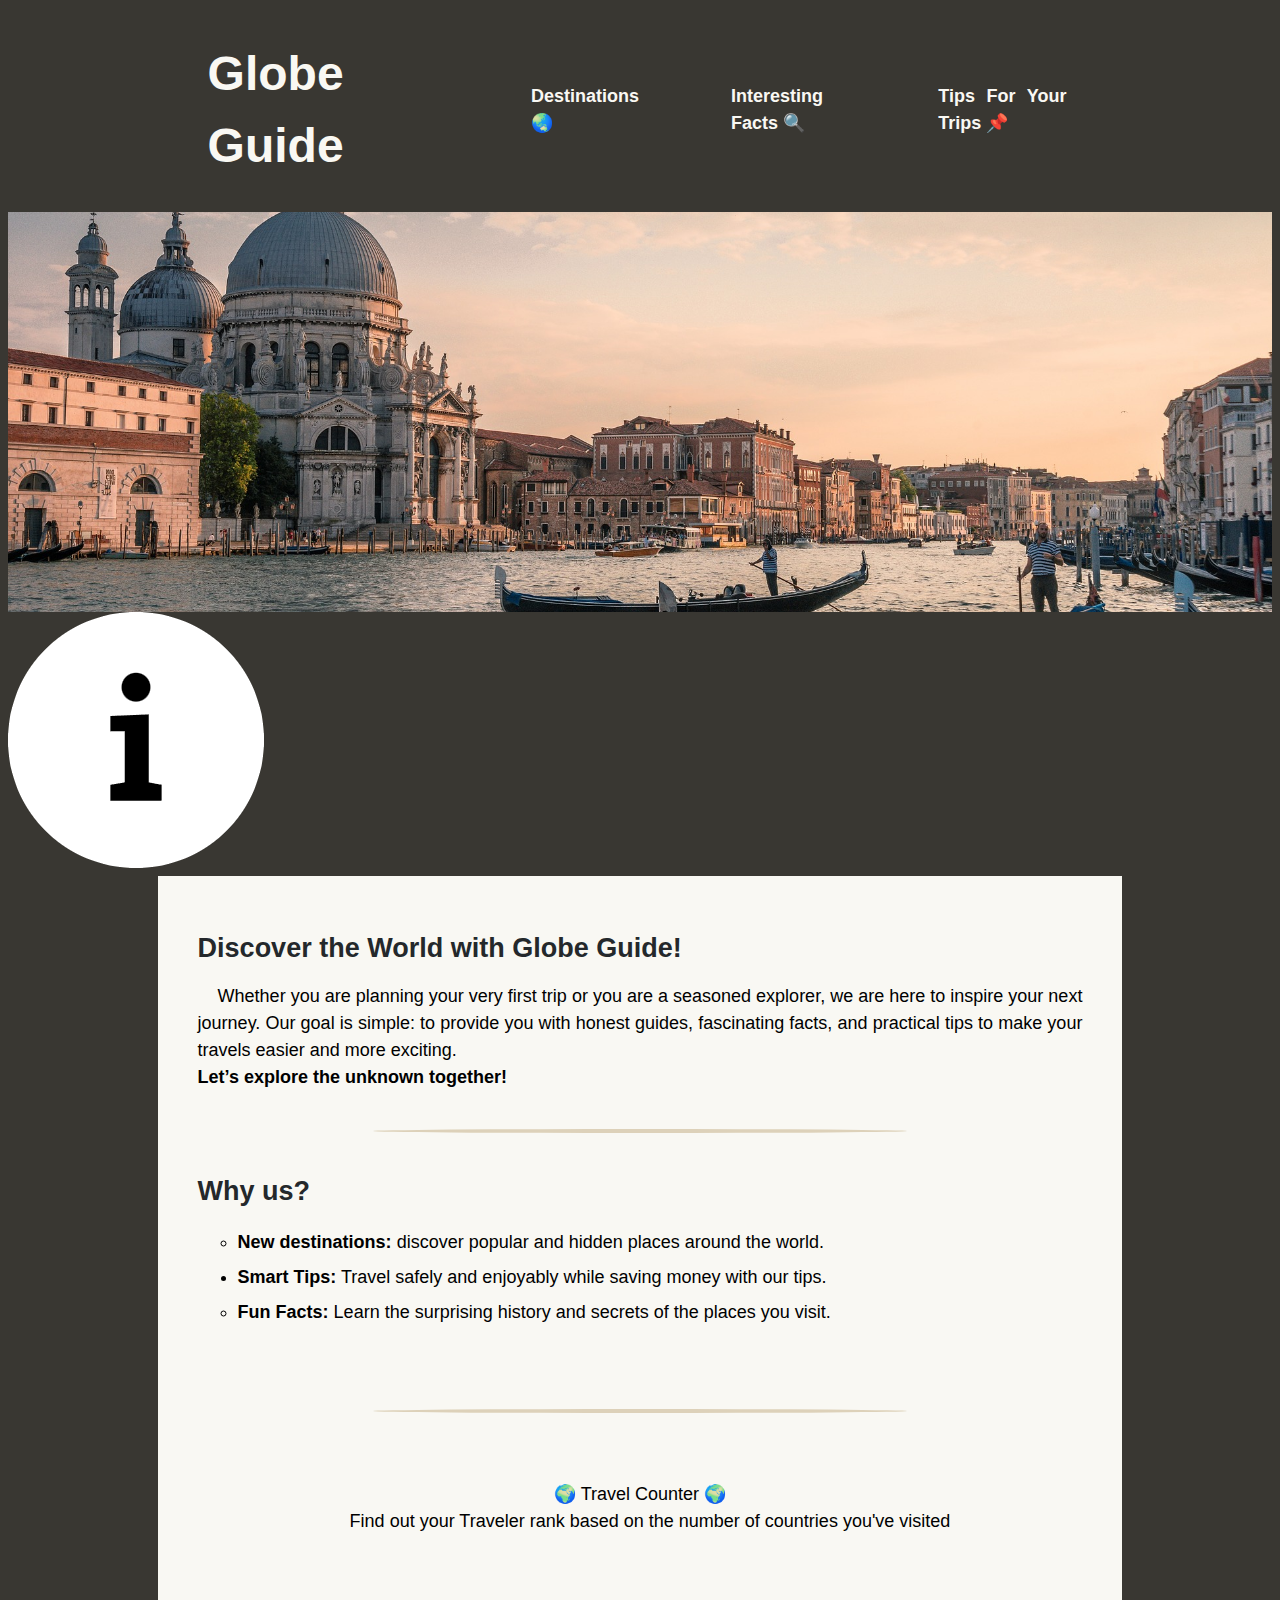
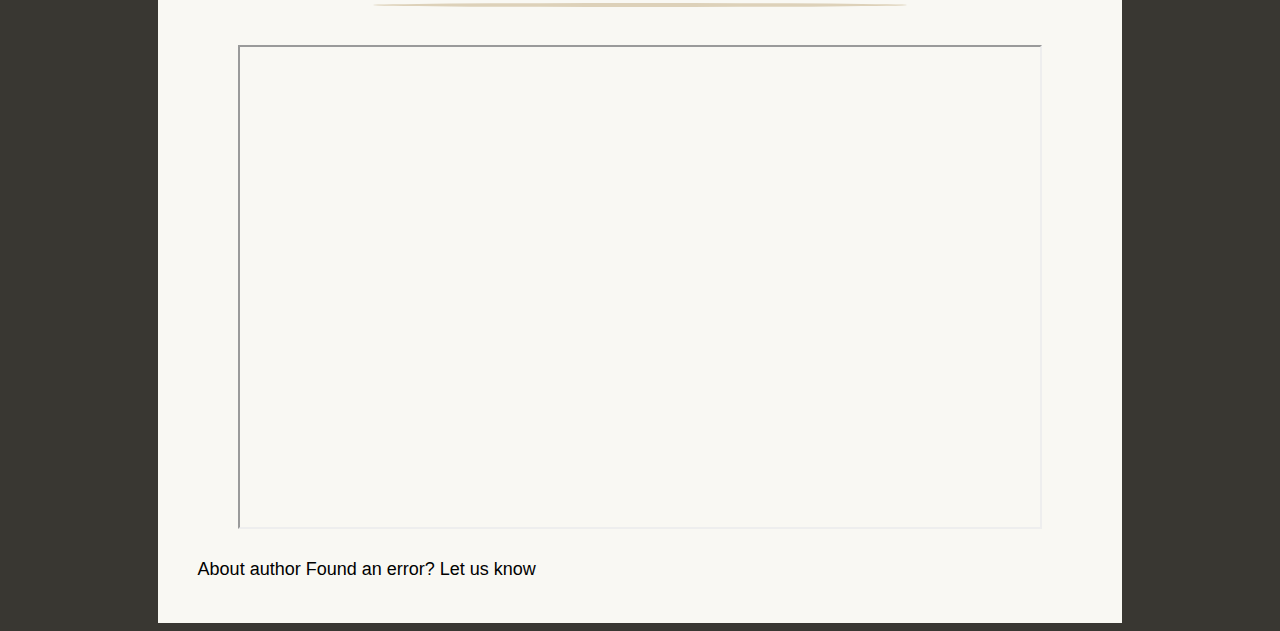
<file: index.html>
<!doctype html>
<html lang="en">
  <head>
    <meta charset="UTF-8" />
    <meta name="viewport" content="width=device-width, initial-scale=1.0" />
    <meta name="author" content="Elizabeth Khubedzheva" />
    <link rel="stylesheet" href="/styles.css" />
    <title>Clobe Guide</title>
  </head>
  <body>
    <header>
      <h1 id="main-title">Globe Guide</h1>
      <nav>
        <a href="destinations.html">Destinations 🌏</a>
        <a href="facts.html">Interesting Facts 🔍</a>
        <a href="tips.html">Tips For Your Trips 📌</a>
      </nav>
    </header>
    <div class="main-img"></div>
    <a
      ><img id="icon" class="more-about" src="./imgs/icons/info.png" />
      <script>
        const icon = document.getElementById('icon');
        icon.addEventListener('click', function () {
          alert(
            'This photo shows a view of the Grand Canal in Venice, Italy, with the Basilica of Santa Maria della Salute in the background',
          );
        });
      </script></a
    >
    <div class="container">
      <h2>Discover the World with Globe Guide!</h2>
      <p>
        Whether you are planning your very first trip or you are a seasoned explorer, we are here to
        inspire your next journey. Our goal is simple: to provide you with honest guides,
        fascinating facts, and practical tips to make your travels easier and more exciting.
        <br />
        <b>Let’s explore the unknown together!</b>
      </p>
      <hr />

      <h2>Why us?</h2>
      <ul>
        <li type="circle">
          <b>New destinations:</b> discover popular and hidden places around the world.
        </li>
        <li type="disk">
          <b>Smart Tips:</b> Travel safely and enjoyably while saving money with our tips.
        </li>
        <li type="circle">
          <b>Fun Facts:</b> Learn the surprising history and secrets of the places you visit.
        </li>
      </ul>
      <br />
      <hr />
      <div style="text-align: center; margin: 68px auto">
        <a id="travel-counter-link">🌍 Travel Counter 🌍</a>
        <p>Find out your Traveler rank based on the number of countries you've visited</p>
      </div>
      <hr />
      <iframe
        name="GoogleMap"
        src="https://www.google.com/maps/embed?pb=!1m18!1m12!1m3!1d13333365.86126525!2d-17.579957421612207!3d35.32545051042265!2m3!1f0!2f0!3f0!3m2!1i1024!2i768!4f13.1!3m3!1m2!1s0xc42e3783261bc8b%3A0xa6ec2c940768a3ec!2sSpain!5e0!3m2!1sen!2sua!4v1771341413684!5m2!1sen!2sua"
        width="800"
        height="480"
        style="border: 4; display: block; margin: 0 auto"
        allowfullscreen=""
        loading="lazy"
        referrerpolicy="no-referrer-when-downgrade"
      ></iframe>
      <br />
      <footer>
        <a id="author">About author</a>
        <a id="report">Found an error? Let us know</a>
        <script>
          const report = document.getElementById('report');
          report.addEventListener('click', function () {
            let problem = prompt('Write about a problem here:');
            if (problem) {
              alert(`Thank you! Your report ("${problem}") will be rewied.`);
              report.firstChild.nodeValue = 'Thank you for your help! ✨';
              report.style.color = '#65705c';
            }
          });
        </script>
      </footer>
    </div>
    <script src="./scripts.js"></script>
  </body>
</html>
</file>
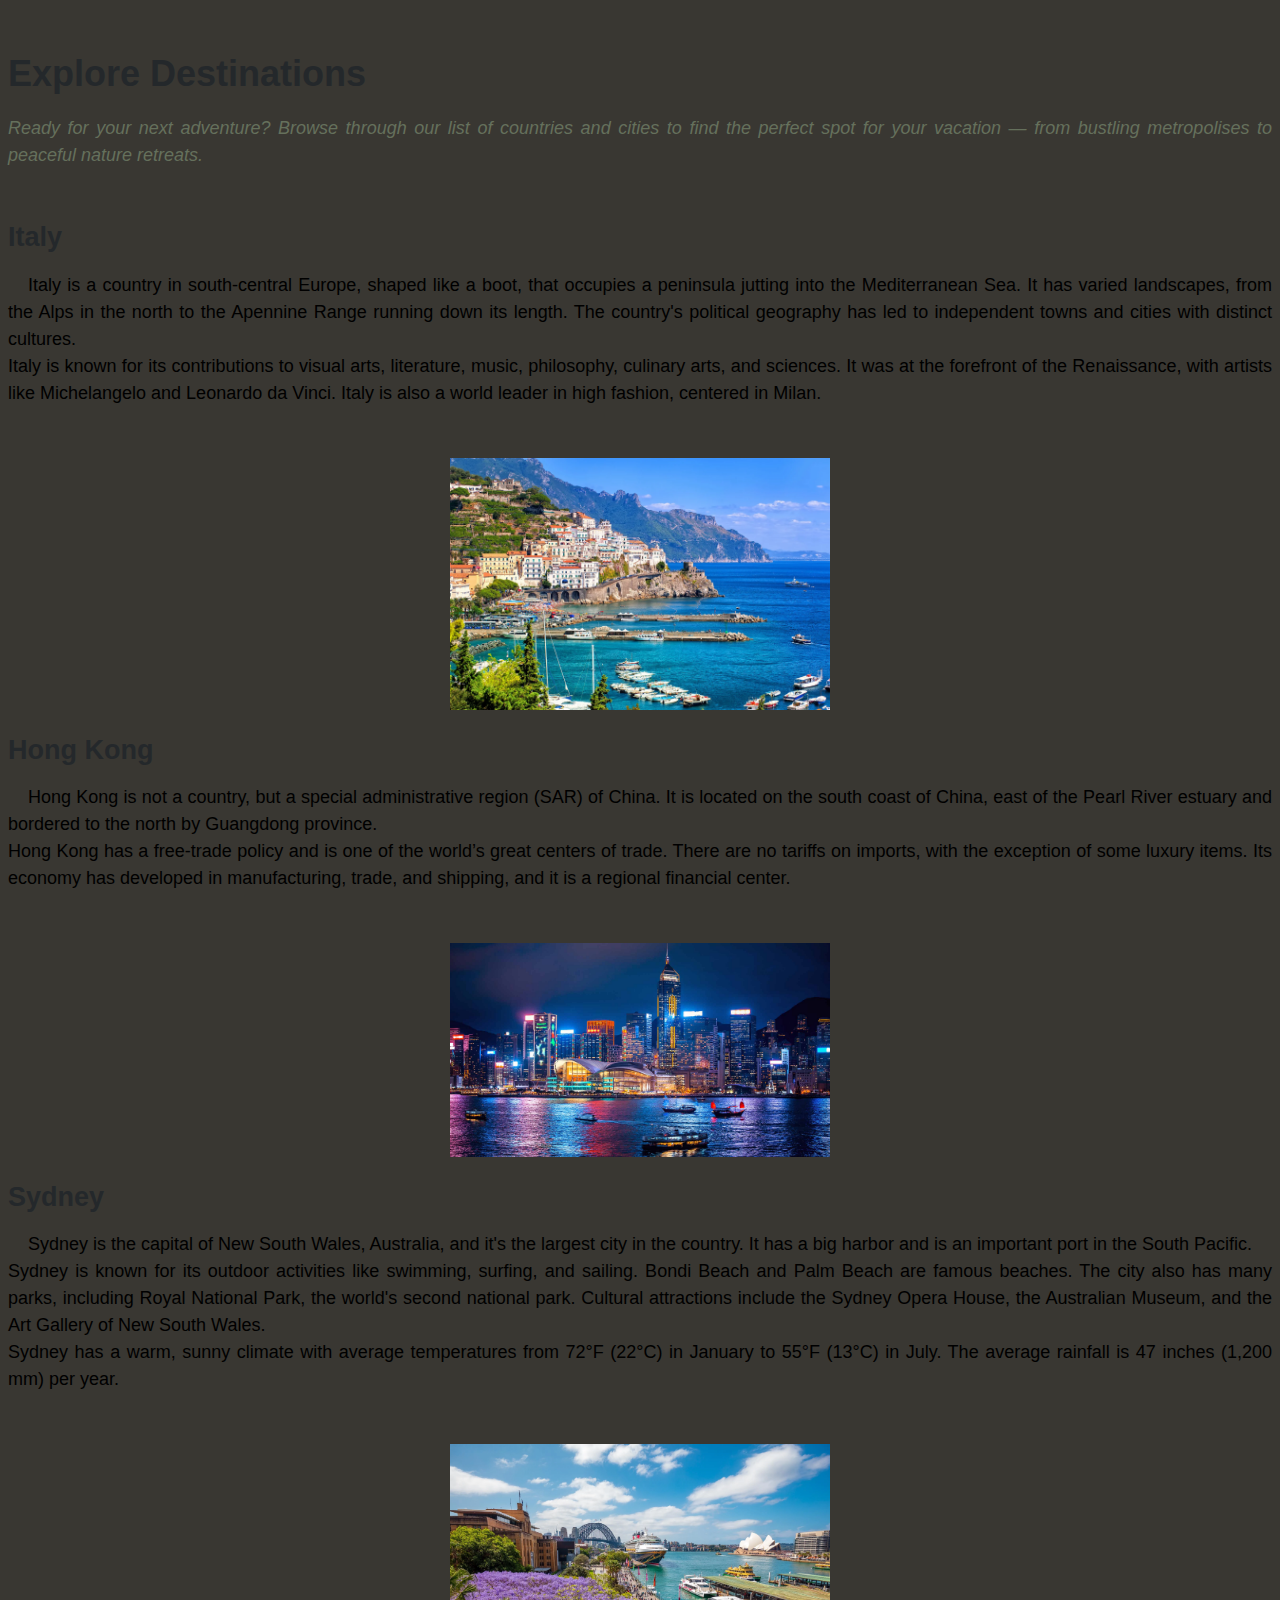
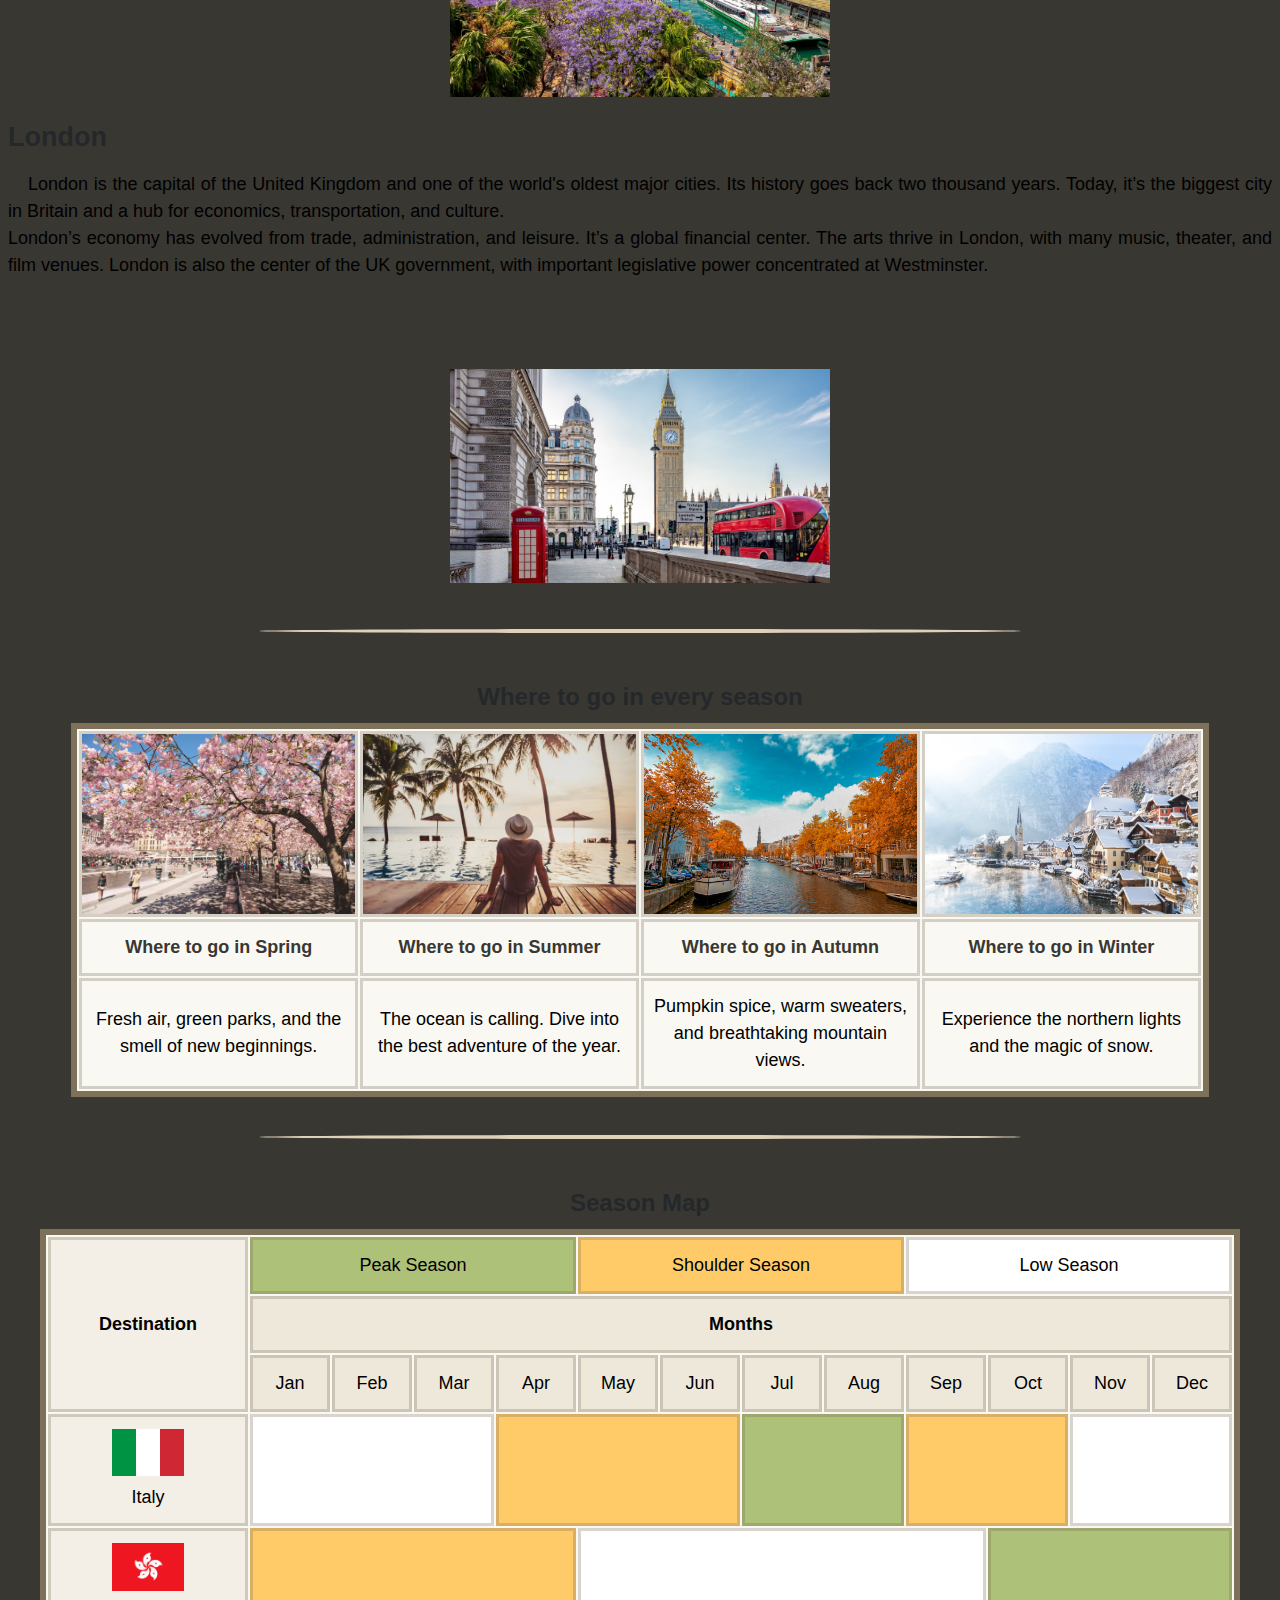
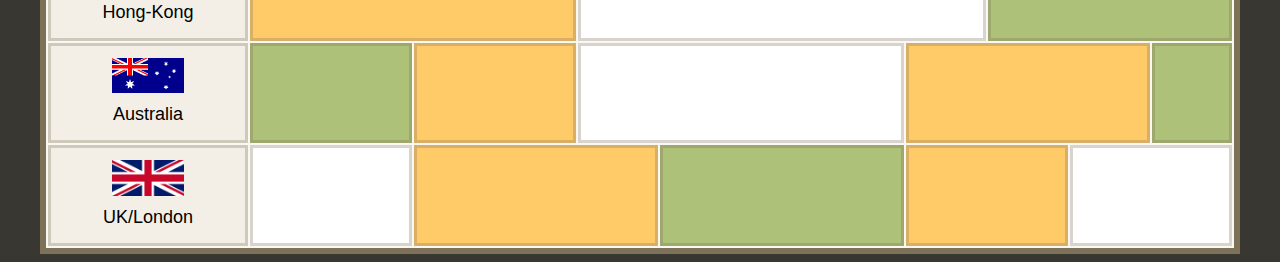
<file: destinations.html>
<!doctype html>
<html lang="en">
  <head>
    <meta charset="UTF-8" />
    <meta name="viewport" content="width=device-width, initial-scale=1.0" />
    <meta name="author" content="Elizabeth Khubedzheva" />
    <link rel="stylesheet" href="/styles.css" />
    <title>Countries And Cities</title>
  </head>
  <body>
    <a class="back-btn" href="index.html">< Back Home</a>
    <h1>Explore Destinations</h1>
    <p class="slogan">
      Ready for your next adventure? Browse through our list of countries and cities to find the
      perfect spot for your vacation — from bustling metropolises to peaceful nature retreats.
    </p>
    <h2>Italy</h2>
    <p>
      Italy is a country in south-central Europe, shaped like a boot, that occupies a peninsula
      jutting into the Mediterranean Sea. It has varied landscapes, from the Alps in the north to
      the Apennine Range running down its length. The country's political geography has led to
      independent towns and cities with distinct cultures.
      <br />
      Italy is known for its contributions to visual arts, literature, music, philosophy, culinary
      arts, and sciences. It was at the forefront of the Renaissance, with artists like Michelangelo
      and Leonardo da Vinci. Italy is also a world leader in high fashion, centered in Milan.
    </p>

    <a class="more-inf" href="https://www.britannica.com/place/Italy" target="_blank"
      >More information</a
    >

    <a class="img-center" href="./imgs/italy.jpg" target="_blank"><img src="./imgs/italy.jpg" /></a>

    <h2>Hong Kong</h2>
    <p>
      Hong Kong is not a country, but a special administrative region (SAR) of China. It is located
      on the south coast of China, east of the Pearl River estuary and bordered to the north by
      Guangdong province.
      <br />
      Hong Kong has a free-trade policy and is one of the world’s great centers of trade. There are
      no tariffs on imports, with the exception of some luxury items. Its economy has developed in
      manufacturing, trade, and shipping, and it is a regional financial center.
    </p>

    <a class="more-inf" href="https://www.britannica.com/place/Hong-Kong" target="_blank">
      More information
    </a>

    <a class="img-center" href="./imgs/hong-kong.jpg" target="_blank"
      ><img src="./imgs/hong-kong.jpg"
    /></a>

    <h2>Sydney</h2>
    <p>
      Sydney is the capital of New South Wales, Australia, and it's the largest city in the country.
      It has a big harbor and is an important port in the South Pacific.
      <br />
      Sydney is known for its outdoor activities like swimming, surfing, and sailing. Bondi Beach
      and Palm Beach are famous beaches. The city also has many parks, including Royal National
      Park, the world's second national park. Cultural attractions include the Sydney Opera House,
      the Australian Museum, and the Art Gallery of New South Wales.
      <br />
      Sydney has a warm, sunny climate with average temperatures from 72°F (22°C) in January to 55°F
      (13°C) in July. The average rainfall is 47 inches (1,200 mm) per year.
    </p>

    <a
      class="more-inf"
      href="https://www.britannica.com/place/Sydney-New-South-Wales"
      target="_blank"
      >More information</a
    >

    <a class="img-center" href="./imgs/sydney.jpg" target="_blank"
      ><img src="./imgs/sydney.jpg"
    /></a>

    <h2>London</h2>
    <p>
      London is the capital of the United Kingdom and one of the world's oldest major cities. Its
      history goes back two thousand years. Today, it’s the biggest city in Britain and a hub for
      economics, transportation, and culture.
      <br />
      London’s economy has evolved from trade, administration, and leisure. It’s a global financial
      center. The arts thrive in London, with many music, theater, and film venues. London is also
      the center of the UK government, with important legislative power concentrated at Westminster.
    </p>

    <a class="more-inf" href="https://www.britannica.com/place/London" target="_blank"
      >More information</a
    >

    <a class="more-inf" href="facts.html#myth-london"
      >Do people in London really drink tea at 5 PM every day?</a
    >

    <a class="img-center" href="./imgs/london.jpg" target="_blank"
      ><img src="./imgs/london.jpg"
    /></a>

    <hr />
    <table id="seasons-tbl" style="width: 90%">
      <caption>
        Where to go in every season
      </caption>
      <tr>
        <th><img src="./imgs/spring.jpg" /></th>
        <th><img src="./imgs/summer.jpg" /></th>
        <th><img src="./imgs/autumn.jpg" /></th>
        <th><img src="./imgs/winter.jpg" /></th>
      </tr>
      <tr>
        <td>
          <a
            href="https://www.greatvaluevacations.ca/trip-ideas/destinations-perfect-for-spring-travel"
            target="_blank"
            >Where to go in Spring</a
          >
        </td>
        <td>
          <a
            href="https://www.lonelyplanet.com/articles/best-coolcation-travel-ideas"
            target="_blank"
            >Where to go in Summer</a
          >
        </td>
        <td>
          <a
            href="https://www.outsideonline.com/adventure-travel/destinations/best-places-go-in-fall/"
            target="_blank"
            >Where to go in Autumn</a
          >
        </td>
        <td>
          <a
            href="https://www.gocollette.com/en-us/travel-blog/best-places-travel-winter"
            target="_blank"
            >Where to go in Winter</a
          >
        </td>
      </tr>
      <tr>
        <td>Fresh air, green parks, and the smell of new beginnings.</td>
        <td>The ocean is calling. Dive into the best adventure of the year.</td>
        <td>Pumpkin spice, warm sweaters, and breathtaking mountain views.</td>
        <td>Experience the northern lights and the magic of snow.</td>
      </tr>
    </table>
    <hr />
    <table id="season-map">
      <caption>
        Season Map
      </caption>

      <colgroup>
        <col id="col-destination" />
        <col id="col-months" span="12" />
      </colgroup>

      <thead>
        <tr>
          <th rowspan="3">Destination</th>

          <td colspan="4" class="peak">Peak Season</td>
          <td colspan="4" class="shoulder">Shoulder Season</td>
          <td colspan="4" class="low">Low Season</td>
        </tr>

        <tr>
          <th colspan="12">Months</th>
        </tr>

        <tr>
          <td>Jan</td>
          <td>Feb</td>
          <td>Mar</td>
          <td>Apr</td>
          <td>May</td>
          <td>Jun</td>
          <td>Jul</td>
          <td>Aug</td>
          <td>Sep</td>
          <td>Oct</td>
          <td>Nov</td>
          <td>Dec</td>
        </tr>
      </thead>

      <tbody>
        <tr>
          <td>
            <img src="./imgs/italy-f.jpg" alt="Italy" /><br />
            Italy
          </td>
          <td colspan="3" class="low"></td>
          <td colspan="3" class="shoulder"></td>
          <td colspan="2" class="peak"></td>
          <td colspan="2" class="shoulder"></td>
          <td colspan="2" class="low"></td>
        </tr>

        <tr>
          <td>
            <img src="./imgs/hong-kong-f.jpg" alt="HK" /><br />
            Hong-Kong
          </td>
          <td colspan="4" class="shoulder"></td>
          <td colspan="5" class="low"></td>
          <td colspan="3" class="peak"></td>
        </tr>

        <tr>
          <td>
            <img src="./imgs/australia-f.jpg" alt="Australia" /><br />
            Australia
          </td>
          <td colspan="2" class="peak"></td>
          <td colspan="2" class="shoulder"></td>
          <td colspan="4" class="low"></td>
          <td colspan="3" class="shoulder"></td>
          <td class="peak"></td>
        </tr>

        <tr>
          <td>
            <img src="./imgs/uk-f.jpg" alt="UK" /><br />
            UK/London
          </td>
          <td colspan="2" class="low"></td>
          <td colspan="3" class="shoulder"></td>
          <td colspan="3" class="peak"></td>
          <td colspan="2" class="shoulder"></td>
          <td colspan="2" class="low"></td>
        </tr>
      </tbody>
    </table>
  </body>
</html>
</file>
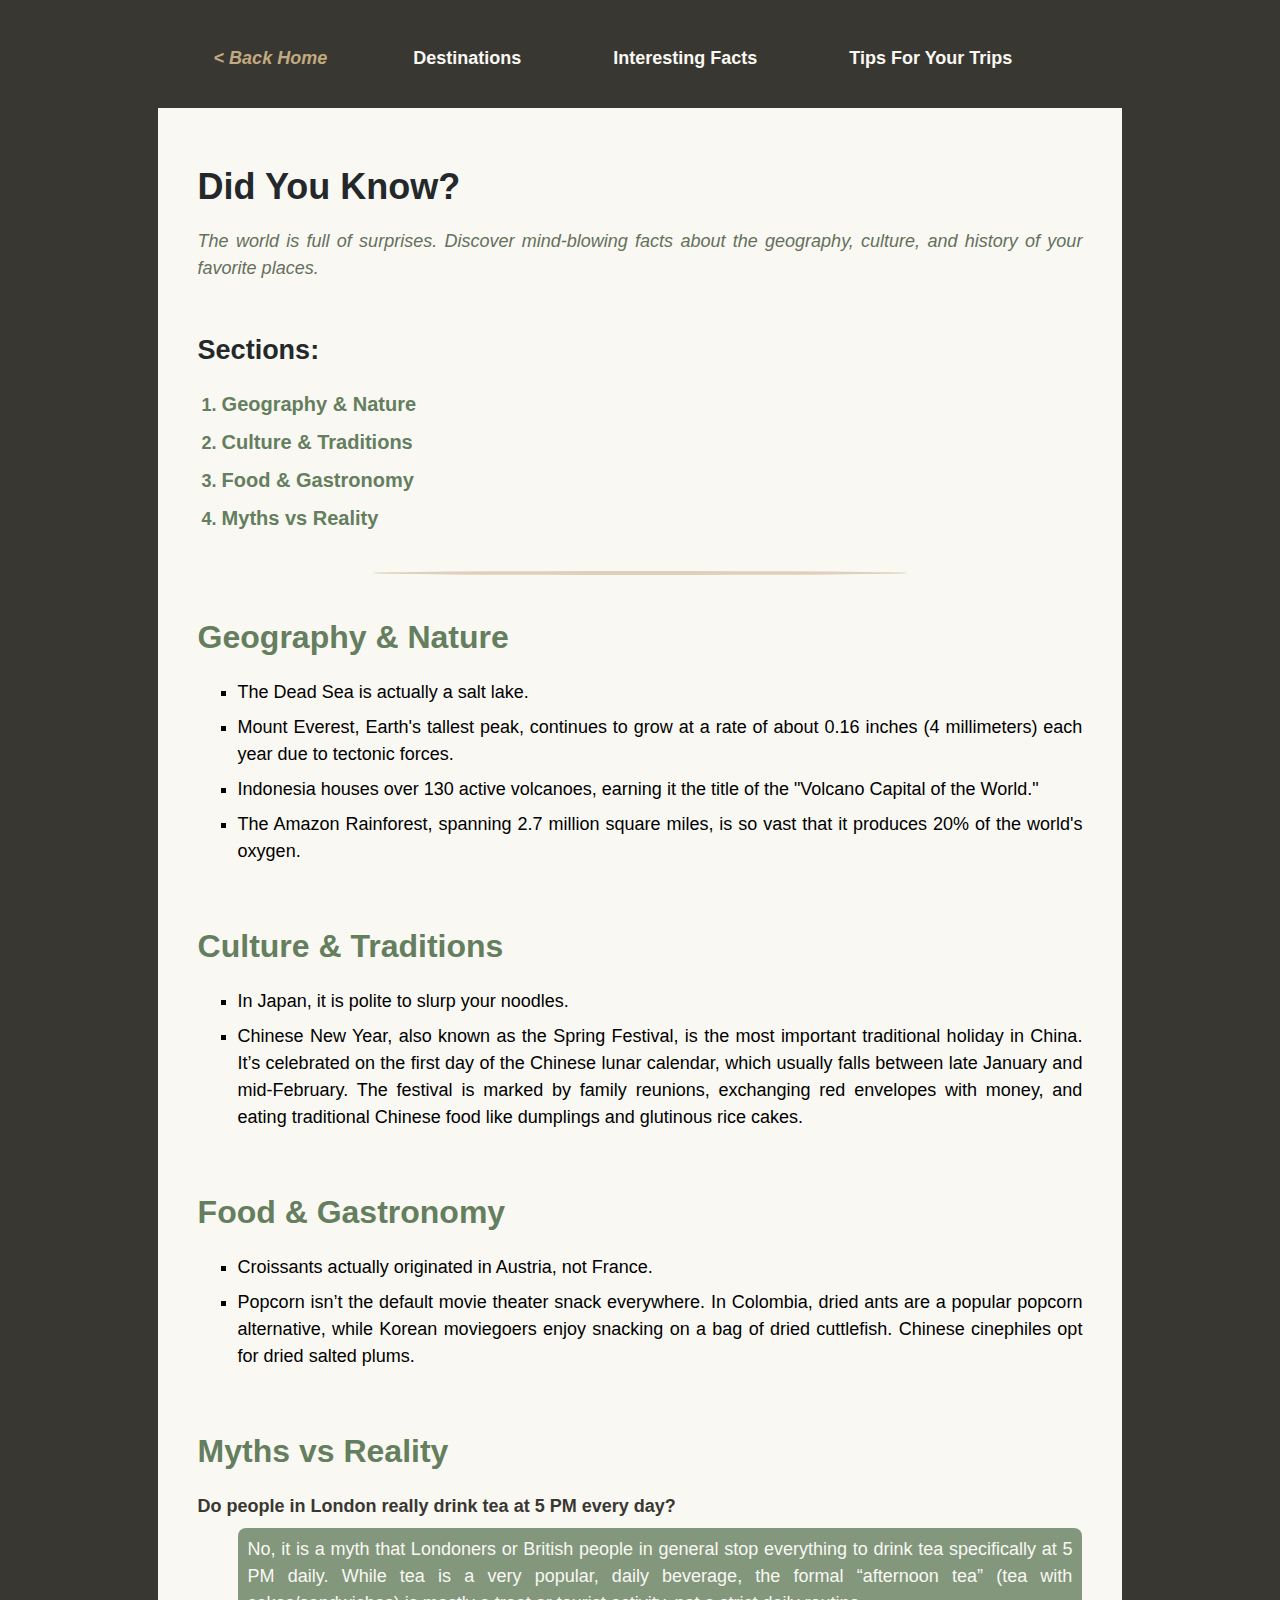
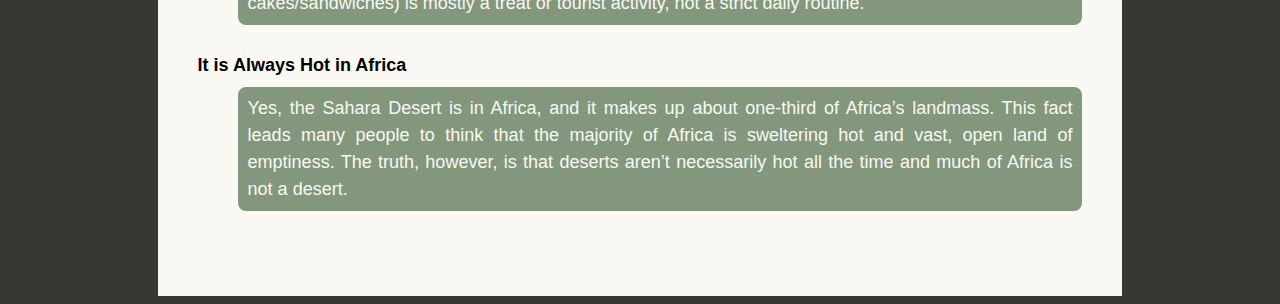
<file: facts.html>
<!doctype html>
<html lang="en">
  <head>
    <meta charset="UTF-8" />
    <meta name="viewport" content="width=device-width, initial-scale=1.0" />
    <meta name="author" content="Elizabeth Khubedzheva" />
    <link rel="stylesheet" href="/styles.css" />
    <title>Facts About The World</title>
    <style>
      a[name] h2 {
        font-size: 32px;
        color: #647e5e;
      }

      a[name]:hover {
        color: inherit;
        text-decoration: none;
      }

      ol {
        padding-left: 24px;
        display: flex;
        flex-direction: column;
        gap: 8px;
      }

      ol a:link,
      ol a:visited {
        color: #647e5e;
        font-weight: 700;
        font-size: 20px;
        text-decoration: none;
      }

      ol a:hover {
        text-decoration: underline;
      }
    </style>
  </head>
  <body>
    <header>
      <a class="back-btn" href="index.html">&lt; Back Home</a>
      <nav>
        <a href="destinations.html">Destinations</a>
        <a href="facts.html">Interesting Facts</a>
        <a href="tips.html">Tips For Your Trips</a>
      </nav>
    </header>
    <div class="container">
      <h1>Did You Know?</h1>
      <p class="slogan">
        The world is full of surprises. Discover mind-blowing facts about the geography, culture,
        and history of your favorite places.
      </p>

      <h2 style="color: #24282b">Sections:</h2>
      <ol type="1">
        <li><a href="#geography">Geography & Nature</a></li>
        <li><a href="#culture">Culture & Traditions</a></li>
        <li><a href="#food">Food & Gastronomy</a></li>
        <li><a href="#myths">Myths vs Reality</a></li>
      </ol>
      <hr />

      <a name="geography"><h2>Geography & Nature</h2></a>
      <ul type="square">
        <li>The Dead Sea is actually a salt lake.</li>
        <li>
          Mount Everest, Earth's tallest peak, continues to grow at a rate of about 0.16 inches (4
          millimeters) each year due to tectonic forces.
        </li>
        <li>
          Indonesia houses over 130 active volcanoes, earning it the title of the "Volcano Capital
          of the World."
        </li>
        <li>
          The Amazon Rainforest, spanning 2.7 million square miles, is so vast that it produces 20%
          of the world's oxygen.
        </li>
      </ul>
      <br />

      <a name="culture"><h2>Culture & Traditions</h2></a>
      <ul type="square">
        <li>In Japan, it is polite to slurp your noodles.</li>
        <li>
          Chinese New Year, also known as the Spring Festival, is the most important traditional
          holiday in China. It’s celebrated on the first day of the Chinese lunar calendar, which
          usually falls between late January and mid-February. The festival is marked by family
          reunions, exchanging red envelopes with money, and eating traditional Chinese food like
          dumplings and glutinous rice cakes.
        </li>
      </ul>
      <br />

      <a name="food"><h2>Food & Gastronomy</h2></a>
      <ul type="square">
        <li>Croissants actually originated in Austria, not France.</li>
        <li>
          Popcorn isn’t the default movie theater snack everywhere. In Colombia, dried ants are a
          popular popcorn alternative, while Korean moviegoers enjoy snacking on a bag of dried
          cuttlefish. Chinese cinephiles opt for dried salted plums.
        </li>
      </ul>
      <br />

      <a name="myths"><h2>Myths vs Reality</h2></a>
      <dl>
        <dt>
          <b
            ><a name="myth-london" style="color: #393732; font-size: 18px"
              >Do people in London really drink tea at 5 PM every day?</a
            ></b
          >
        </dt>
        <dd>
          No, it is a myth that Londoners or British people in general stop everything to drink tea
          specifically at 5 PM daily. While tea is a very popular, daily beverage, the formal
          “afternoon tea” (tea with cakes/sandwiches) is mostly a treat or tourist activity, not a
          strict daily routine.
        </dd>
        <br />
        <dt>
          <b> It is Always Hot in Africa </b>
        </dt>
        <dd>
          Yes, the Sahara Desert is in Africa, and it makes up about one-third of Africa’s landmass.
          This fact leads many people to think that the majority of Africa is sweltering hot and
          vast, open land of emptiness. The truth, however, is that deserts aren’t necessarily hot
          all the time and much of Africa is not a desert.
        </dd>
      </dl>
      <br />
    </div>
  </body>
</html>
</file>
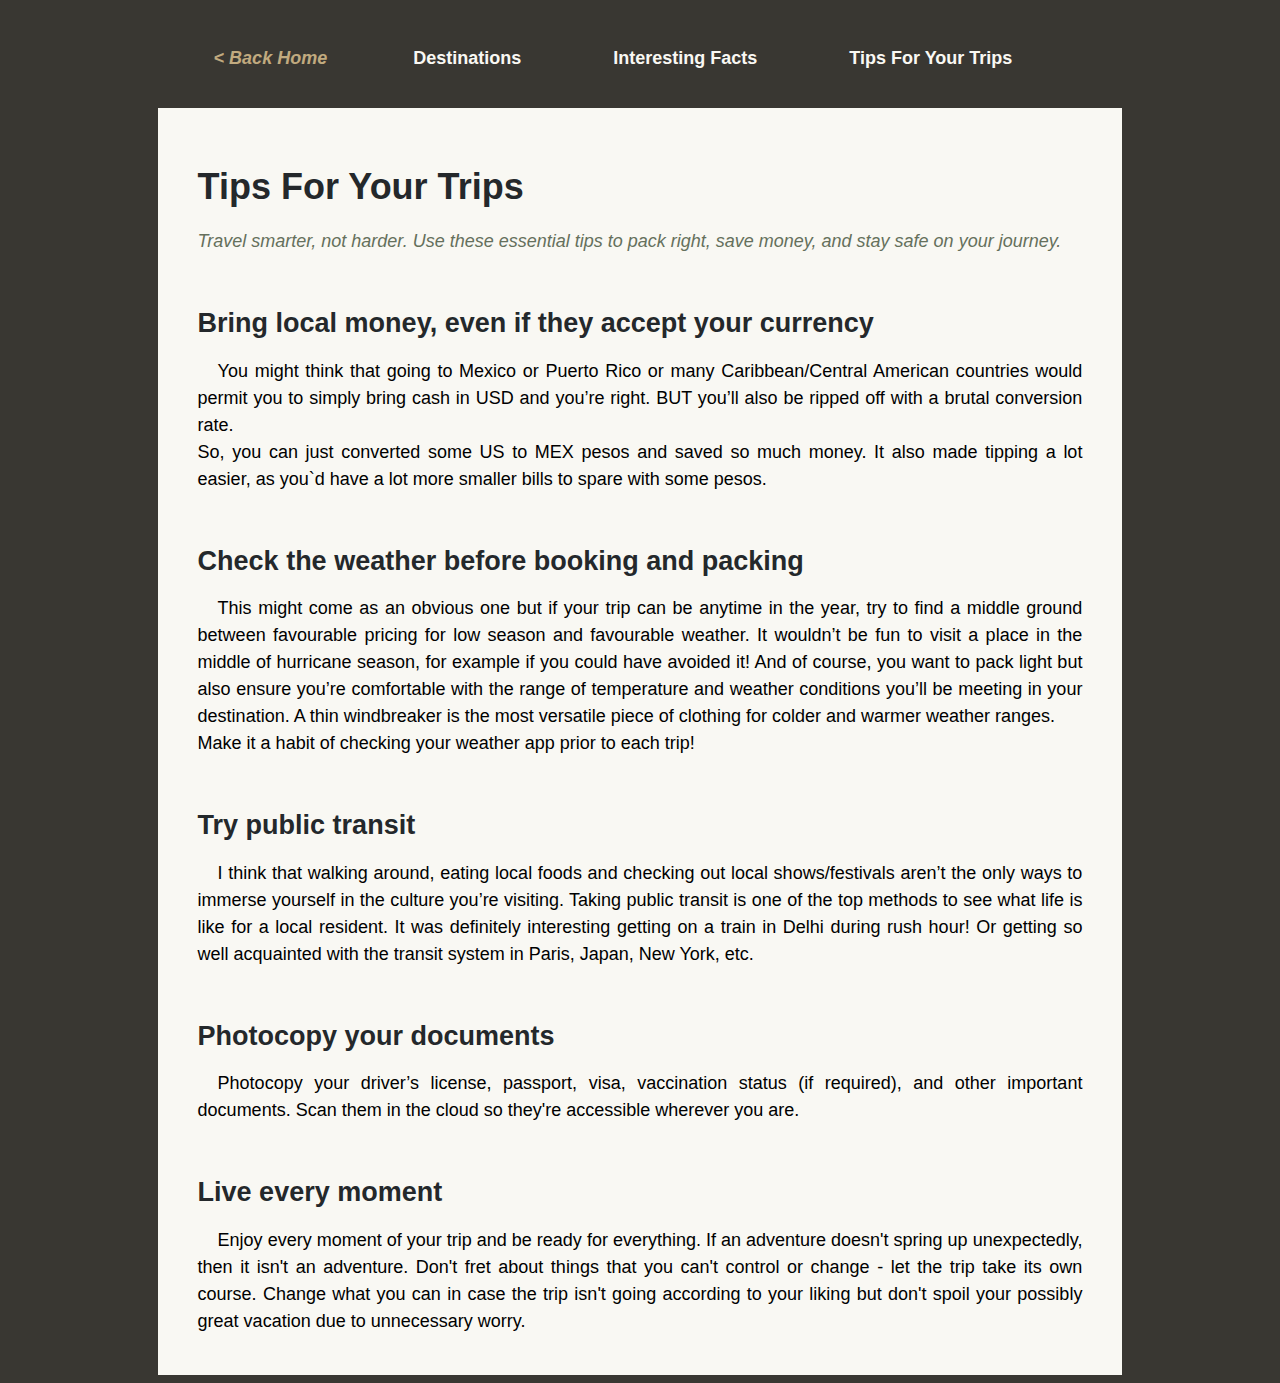
<file: tips.html>
<!doctype html>
<html lang="en">
  <head>
    <meta charset="UTF-8" />
    <meta name="viewport" content="width=device-width, initial-scale=1.0" />
    <meta name="author" content="Elizabeth Khubedzheva" />
    <link rel="stylesheet" href="/styles.css" />
    <title>Travel Tips</title>
  </head>
  <body>
    <header>
      <a class="back-btn" href="index.html">&lt; Back Home</a>
      <nav>
        <a href="destinations.html">Destinations</a>
        <a href="facts.html">Interesting Facts</a>
        <a href="tips.html">Tips For Your Trips</a>
      </nav>
    </header>
    <div class="container">
      <h1>Tips For Your Trips</h1>
      <p class="slogan">
        Travel smarter, not harder. Use these essential tips to pack right, save money, and stay
        safe on your journey.
      </p>
      <h2>Bring local money, even if they accept your currency</h2>
      <p>
        You might think that going to Mexico or Puerto Rico or many Caribbean/Central American
        countries would permit you to simply bring cash in USD and you’re right. BUT you’ll also be
        ripped off with a brutal conversion rate. <br />So, you can just converted some US to MEX
        pesos and saved so much money. It also made tipping a lot easier, as you`d have a lot more
        smaller bills to spare with some pesos.
      </p>

      <h2>Check the weather before booking and packing</h2>
      <p>
        This might come as an obvious one but if your trip can be anytime in the year, try to find a
        middle ground between favourable pricing for low season and favourable weather. It wouldn’t
        be fun to visit a place in the middle of hurricane season, for example if you could have
        avoided it! And of course, you want to pack light but also ensure you’re comfortable with
        the range of temperature and weather conditions you’ll be meeting in your destination. A
        thin windbreaker is the most versatile piece of clothing for colder and warmer weather
        ranges. <br />Make it a habit of checking your weather app prior to each trip!
      </p>

      <h2>Try public transit</h2>
      <p>
        I think that walking around, eating local foods and checking out local shows/festivals
        aren’t the only ways to immerse yourself in the culture you’re visiting. Taking public
        transit is one of the top methods to see what life is like for a local resident. It was
        definitely interesting getting on a train in Delhi during rush hour! Or getting so well
        acquainted with the transit system in Paris, Japan, New York, etc.
      </p>

      <h2>Photocopy your documents</h2>
      <p>
        Photocopy your driver’s license, passport, visa, vaccination status (if required), and other
        important documents. Scan them in the cloud so they're accessible wherever you are.
      </p>

      <h2>Live every moment</h2>
      <p>
        Enjoy every moment of your trip and be ready for everything. If an adventure doesn't spring
        up unexpectedly, then it isn't an adventure. Don't fret about things that you can't control
        or change - let the trip take its own course. Change what you can in case the trip isn't
        going according to your liking but don't spoil your possibly great vacation due to
        unnecessary worry.
      </p>
    </div>
  </body>
</html>
</file>
<file: styles.css>
body {
  font:
    18px Arial,
    Helvetica,
    sans-serif;
  line-height: 1.5;
  background-color: #393732;
  text-align: justify;
}

.container {
  max-width: 70%;
  margin: 0 auto;
  background-color: #f9f8f3;
  padding: 40px;
}

header {
  max-width: 70%;
  margin: 0 auto;
  min-height: 100px;
  display: flex;
  align-items: center;
  background-color: #393732;
  position: sticky;
  top: -20px;
  padding: 0 40px;
}

#main-title {
  margin-right: 80px;
  color: #f9f8f3;
  font-size: 48px;
  font-weight: 900;
  margin: 30px 80px 30px 10px;
}

nav {
  display: flex;
  gap: 60px;
  justify-content: space-between;
  margin: auto;
}

nav > a:link,
nav > a:visited {
  text-decoration: none;
  color: #f9f8f3;
  font-weight: 700;
  padding: 10px 16px;
  border-radius: 100px;
  transition: all 0.3s ease;
}

nav > a:hover {
  background-color: #c1aa7f;
  color: #24282b;
  transform: translateY(-2px);
}

nav > a:active {
  transform: scale(0.95);
}

header > a.back-btn:link,
a.back-btn:visited {
  text-decoration: none;
  font-weight: 700;
  font-style: italic;
  color: #c1aa7f !important;
  padding: 10px 16px;
  border-radius: 100px;
  transition: all 0.3 ease;
}

header > a.back-btn:hover {
  transform: translateX(-12px);
}

.main-img {
  height: 400px;
  background-image: url('./imgs/main-header.jpg');
  background-size: cover;
  background-position: center;
  display: flex;
  align-items: center;
  justify-content: center;
}

h1,
h2,
h3 {
  text-align: left;
  margin: 12px 0 14px;
  color: #24282b;
  font-family: 'Gill Sans', 'Gill Sans MT', Calibri, 'Trebuchet MS', sans-serif;
}

p {
  margin: 0 auto;
  text-indent: 20px;
}

p + h2,
ul + h2 {
  margin-top: 48px;
}

a:link {
  color: #393732;
  background-color: transparent;
  text-decoration: none;
}

a:visited {
  color: #c1aa7f;
  background-color: transparent;
}

a:hover {
  color: #65705c;
  text-decoration: underline;
}

hr {
  width: 60%;
  border: 2px solid #ddd1b9;
  border-radius: 50%;
  margin: 38px auto;
}

.more-inf {
  display: block;
  text-align: right;
  font-style: italic;
  margin: 12px auto;
}

.img-center {
  display: block;
  text-align: center;
}

.img-center img {
  width: 30%;
  min-width: 200px;
}

.slogan {
  font-style: italic;
  color: #65705c;
  text-indent: 0;
}

ol {
  font-weight: 600;
  color: #647e5e;
}

ul li {
  margin-bottom: 8px;
}

dl dd {
  margin-top: 8px;
  background-color: rgba(100, 126, 94, 0.8);
  color: #f9f8f3;
  padding: 8px 10px;
  border-radius: 8px;
}

table {
  margin: 0 auto;
  background-color: #f9f8f3;
}

caption {
  margin: 8px auto;
  font-size: 24px;
  color: #24282b;
  font-weight: 700;
}

#seasons-tbl,
#season-map {
  text-align: center;
  border: 6px solid #7d7159;
}

#seasons-tbl td,
#season-map td,
#season-map th {
  padding: 12px 8px;
}

#seasons-tbl th {
  width: 25%;
  height: 180px;
  padding: 0;
  overflow: hidden;
}

#seasons-tbl th img {
  width: 100%;
  height: 100%;
  object-fit: cover;
  display: block;
}

#seasons-tbl td a:link,
#seasons-tbl td a:visited {
  color: #393732;
  font-weight: 600;
}

#seasons-tbl td a:hover {
  color: #393732;
  text-decoration: underline;
}

#season-map td,
#season-map th,
#seasons-tbl td,
#seasons-tbl th {
  border: 3px solid rgba(125, 113, 89, 0.3);
  text-align: center;
  vertical-align: middle;
}

#season-map img {
  width: 40%;
  min-width: 20px;
}

#col-destination {
  width: 200px;
  background-color: rgba(193, 170, 127, 0.1);
}

#col-months {
  width: 80px;
  background-color: rgba(193, 170, 127, 0.2);
}

.peak {
  background-color: #adc178;
}
.shoulder {
  background-color: #ffcb69;
}
.low {
  background-color: white;
}
</file>
